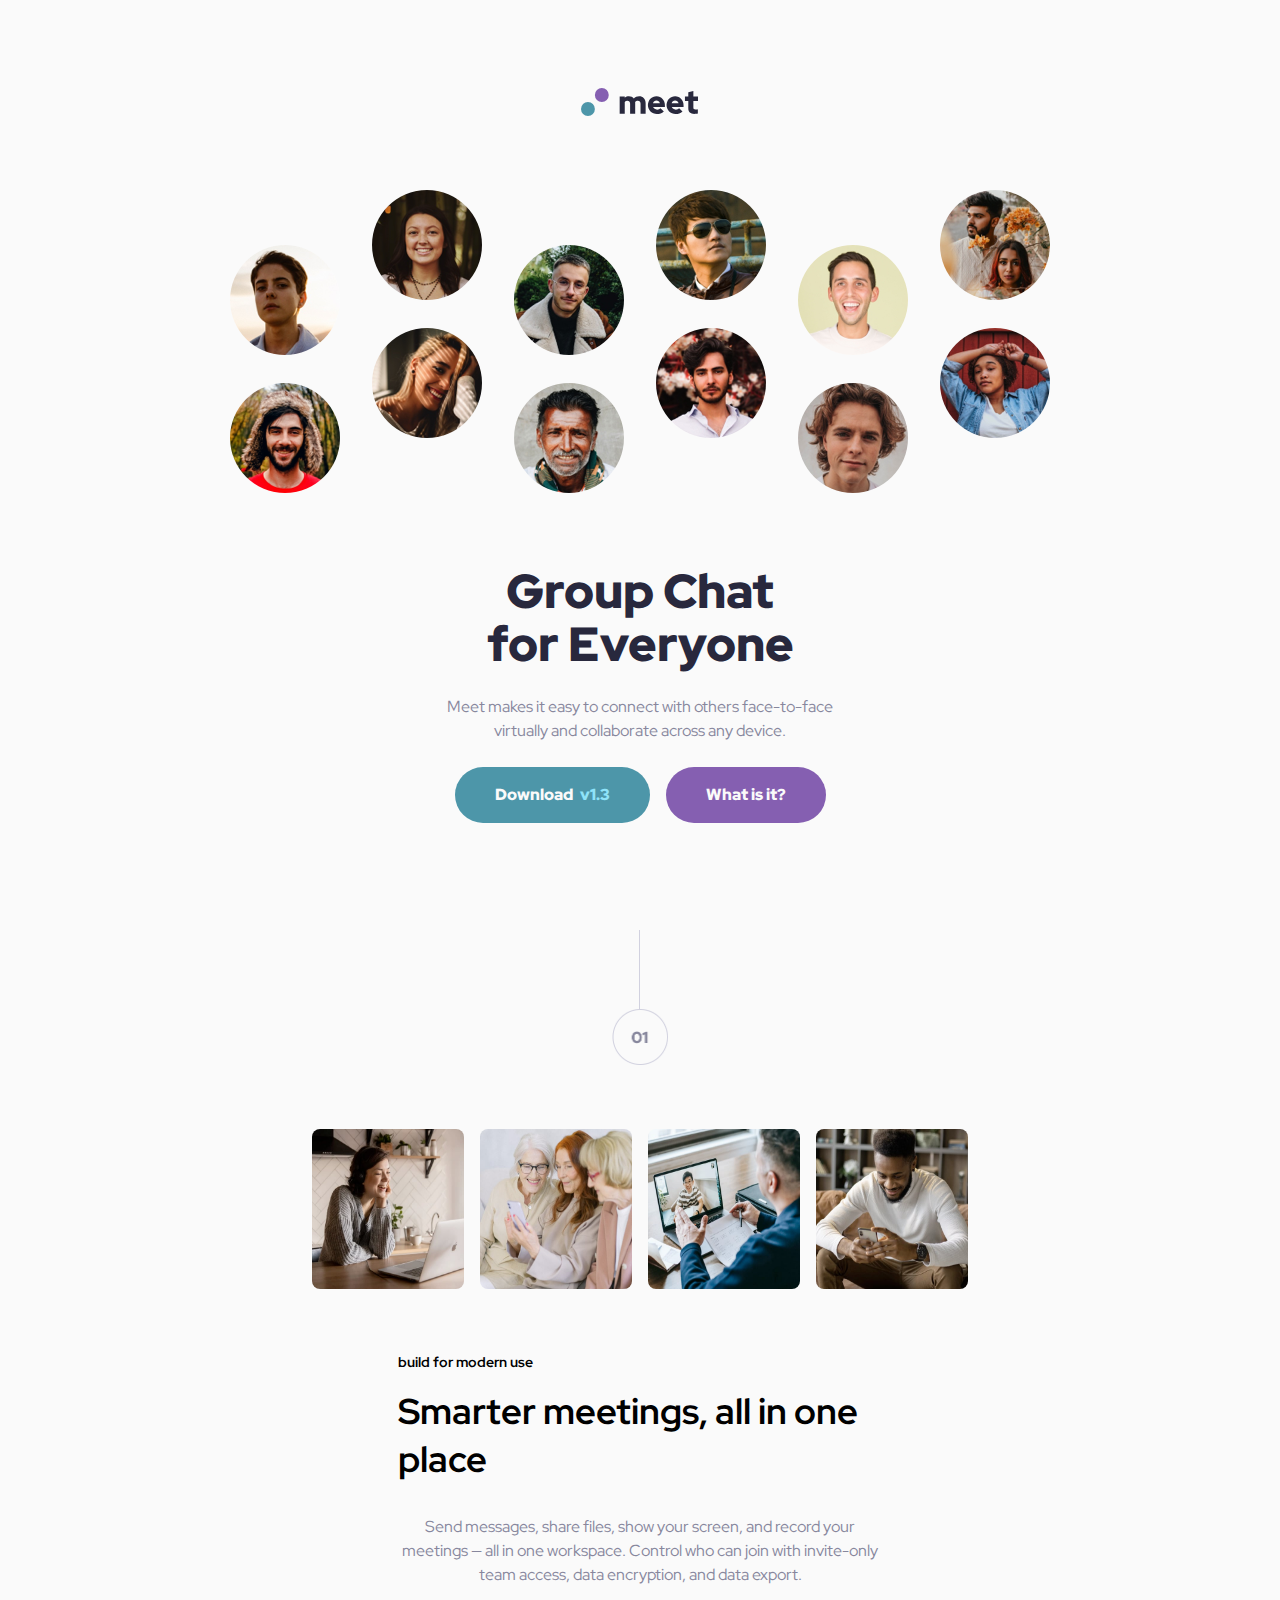
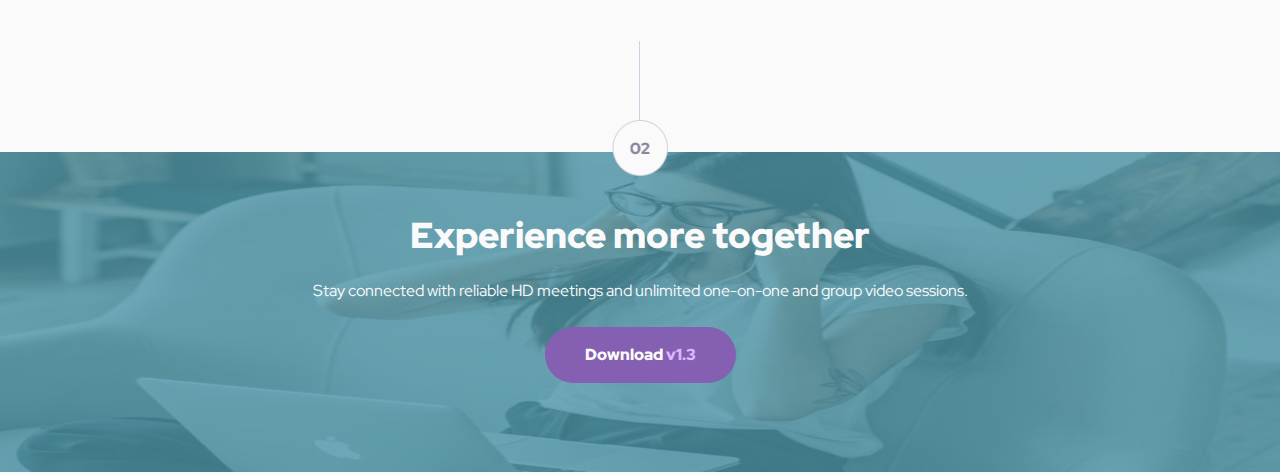
<file: index.html>
<!DOCTYPE html>
<html lang="en">
  <head>
    <meta charset="UTF-8" />
    <meta name="viewport" content="width=device-width, initial-scale=1.0" />

    <link
      rel="icon"
      type="image/png"
      sizes="32x32"
      href="./assets/favicon-32x32.png"
    />
    <!-- goggle fonts -->
    <link rel="preconnect" href="https://fonts.googleapis.com" />
    <link rel="preconnect" href="https://fonts.gstatic.com" crossorigin />
    <link
      href="https://fonts.googleapis.com/css2?family=Red+Hat+Display:ital,wght@0,300..900;1,300..900&display=swap"
      rel="stylesheet"
    />
    <link rel="stylesheet" href="./style.css" />

    <title>Frontend Mentor | Meet landing page</title>
  </head>
  <body>
    <main role="main" class="main">
      <nav class="nav">
        <img src="./assets/logo.svg" alt="meet logo" />
      </nav>

      <header class="hero">
        <img
          src="./assets/desktop/image-hero-left.png"
          alt=""
          class="hero__image-left"
        />
        <img
          src="./assets/desktop/image-hero-right.png"
          alt=""
          class="hero__image-right"
        />

        <div class="text-content">
          <h1>Group Chat <br />for Everyone</h1>
          <p>
            Meet makes it easy to connect with others face-to-face virtually and
            collaborate across any device.
          </p>
          <div class="text-content__buttons-container">
            <a class="button-blue">Download <span> v1.3</span></a>
            <a class="button-purple">What is it?</a>
          </div>
        </div>
      </header>

      <div class="main-content">
        <div class="number-container number-container__1">
          <img src="../assets/mobile/Frame 14.png" alt="number" />
        </div>

        <figure class="image-container">
          <img
            src="../assets/desktop/image-woman-in-videocall.jpg"
            alt="woman in video call"
          />
          <img
            src="../assets/desktop/image-women-videochatting.jpg"
            alt="women in video chatting"
          />
          <img
            src="../assets/desktop/image-men-in-meeting.jpg"
            alt="men in meeting"
          />
          <img
            src="../assets/desktop/image-man-texting.jpg"
            alt="man texting"
          />
        </figure>
        <div class="main-content__text-content">
          <div class="title-container">
            <h3>build for modern use</h3>
            <h2>Smarter meetings, all in one place</h2>
          </div>
          <p>
            Send messages, share files, show your screen, and record your
            meetings — all in one workspace. Control who can join with
            invite-only team access, data encryption, and data export.
          </p>
        </div>
      </div>

      <footer class="footer">
        <div class="number-container number-container__2">
          <img src="../assets/mobile/Frame 14(1).png" alt="number2" />
        </div>
        <article class="footer-hero">
          <picture class="backgroung-image">
            <source
              srcset="../assets/desktop/image-footer.jpg"
              media="(min-width: 1440px)"
            />
            <source
              srcset="../assets/tablet/image-footer.jpg"
              media="(min-width: 674px)"
            />
            <source
              srcset="../assets/mobile/image-footer.jpg"
              media="(min-width: 375x)"
            />
            <img src="../assets/mobile/image-footer.jpg" alt="footer image" />
          </picture>
          <div class="footer-content">
            <h2>Experience more together</h2>
            <p>
              Stay connected with reliable HD meetings and unlimited one-on-one
              and group video sessions.
            </p>
            <a class="button-purple">Download <span> v1.3</span></a>
          </div>
        </article>
      </footer>
    </main>
  </body>
</html>
</file>
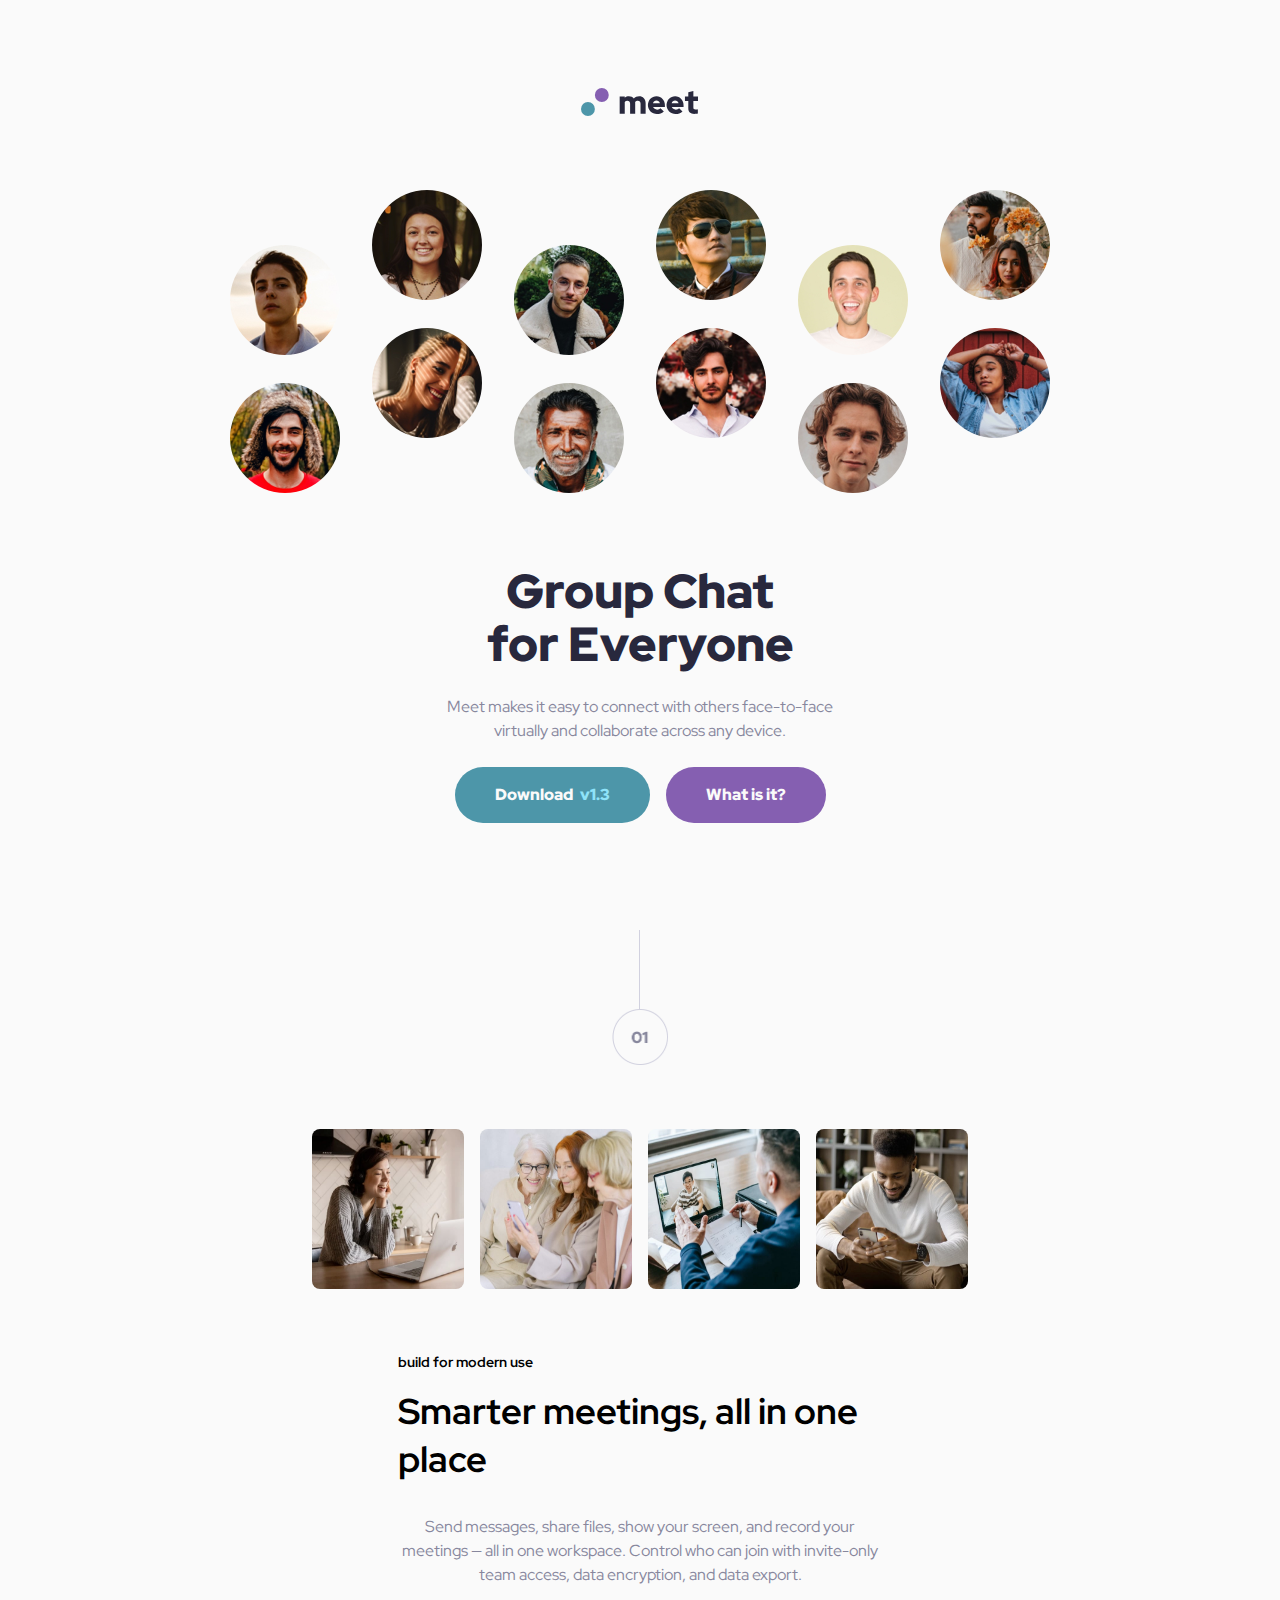
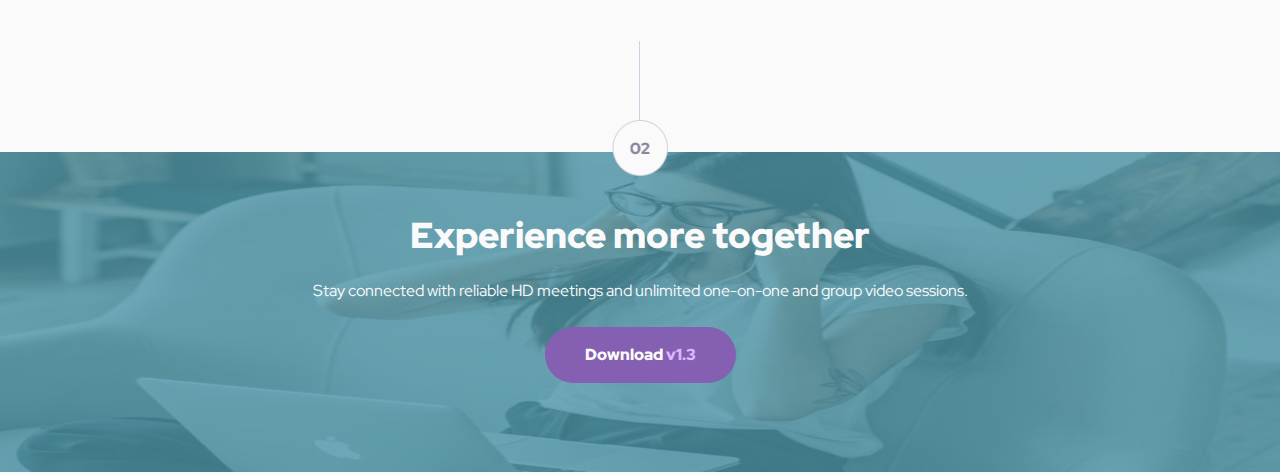
<file: starter-code/index.html>
<!DOCTYPE html>
<html lang="en">
  <head>
    <meta charset="UTF-8" />
    <meta name="viewport" content="width=device-width, initial-scale=1.0" />

    <link
      rel="icon"
      type="image/png"
      sizes="32x32"
      href="./assets/favicon-32x32.png"
    />
    <!-- goggle fonts -->
    <link rel="preconnect" href="https://fonts.googleapis.com" />
    <link rel="preconnect" href="https://fonts.gstatic.com" crossorigin />
    <link
      href="https://fonts.googleapis.com/css2?family=Red+Hat+Display:ital,wght@0,300..900;1,300..900&display=swap"
      rel="stylesheet"
    />
    <link rel="stylesheet" href="../style.css" />

    <title>Frontend Mentor | Meet landing page</title>
  </head>
  <body>
    <main role="main" class="main">
      <nav class="nav">
        <img src="./assets/logo.svg" alt="meet logo" />
      </nav>

      <header class="hero">
        <img
          src="./assets/desktop/image-hero-left.png"
          alt=""
          class="hero__image-left"
        />
        <img
          src="./assets/desktop/image-hero-right.png"
          alt=""
          class="hero__image-right"
        />

        <div class="text-content">
          <h1>Group Chat <br />for Everyone</h1>
          <p>
            Meet makes it easy to connect with others face-to-face virtually and
            collaborate across any device.
          </p>
          <div class="text-content__buttons-container">
            <a class="button-blue">Download <span> v1.3</span></a>
            <a class="button-purple">What is it?</a>
          </div>
        </div>
      </header>

      <div class="main-content">
        <div class="number-container number-container__1">
          <img src="./assets/mobile/Frame 14.png" alt="number" />
        </div>

        <figure class="image-container">
          <img
            src="./assets/desktop/image-woman-in-videocall.jpg"
            alt="woman in video call"
          />
          <img
            src="./assets/desktop/image-women-videochatting.jpg"
            alt="women in video chatting"
          />
          <img
            src="./assets/desktop/image-men-in-meeting.jpg"
            alt="men in meeting"
          />
          <img src="./assets/desktop/image-man-texting.jpg" alt="man texting" />
        </figure>
        <div class="main-content__text-content">
          <div class="title-container">
            <h3>build for modern use</h3>
            <h2>Smarter meetings, all in one place</h2>
          </div>
          <p>
            Send messages, share files, show your screen, and record your
            meetings — all in one workspace. Control who can join with
            invite-only team access, data encryption, and data export.
          </p>
        </div>
      </div>

      <footer class="footer">
        <div class="number-container number-container__2">
          <img src="./assets/mobile/Frame 14(1).png" alt="number2" />
        </div>
        <article class="footer-hero">
          <picture class="backgroung-image">
            <source
              srcset="./assets/desktop/image-footer.jpg"
              media="(min-width: 1440px)"
            />
            <source
              srcset="./assets/tablet/image-footer.jpg"
              media="(min-width: 674px)"
            />
            <source
              srcset="./assets/mobile/image-footer.jpg"
              media="(min-width: 375x)"
            />
            <img src="./assets/mobile/image-footer.jpg" alt="footer image" />
          </picture>
          <div class="footer-content">
            <h2>Experience more together</h2>
            <p>
              Stay connected with reliable HD meetings and unlimited one-on-one
              and group video sessions.
            </p>
            <a class="button-purple">Download <span> v1.3</span></a>
          </div>
        </article>
      </footer>
    </main>
  </body>
</html>
</file>
<file: style.css>
/* ----------------------------------*/
/* BASIC SETUP */
/* ----------------------------------*/

*,
::after,
::before {
  margin: 0;
  padding: 0;
  box-sizing: border-box;
}

:root {
  font-size: 62.5%;

  /* COLORS */
  --color-cyan-600: #4d96a9;
  --color-cyan-300: #8fe3f9;
  --color-cyan-hover: #71c0d4;
  --color-purple-600: #855fb1;
  --color-purple-300: #d9b8ff;
  --color-purple-hover: #b18bdd;
  --color-slate-900: #28283d;
  --color-slate-600: #87879d;
  --color-slate-300: #d1d1df;
  --color-white: #fafafa;
}

body {
  font-family: "Red Hat Display", sans-serif;
  font-optical-sizing: auto;
  font-style: normal;
  background-color: var(--color-white);
  min-height: 100vh;
  width: 100vw;
  display: flex;
  flex-direction: column;
  justify-content: flex-start;
  align-items: center;
}

.main {
  display: flex;
  flex-direction: column;
  width: 37.5rem;
  align-items: center;
  padding-top: 4rem;
}

.nav {
  display: flex;
  flex-direction: column;
  align-items: center;
  padding: 4.8rem 8rem 0rem 8rem;
  img {
    width: 11.8rem;
    height: 2.8rem;
    display: block;
  }
}

.hero {
  display: grid;
  padding-top: 6.4rem;
  grid-template-columns: 20.805rem 20.805rem;
  column-gap: 1.7rem;
  row-gap: 4.8rem;
  grid-template-rows: 16rem auto;
  align-items: center;
  img {
    display: block;
    width: 100%;
    height: 100%;
  }
}

.hero__image-left {
  grid-column: 1 / 2;
  grid-row: 1 / 2;
}
.hero__image-right {
  grid-column: 2 / 3;
  grid-row: 1 / 2;
}

.text-content {
  grid-column: 1 / 3;
  grid-row: 2 / 3;
  display: flex;
  flex-direction: column;
  align-items: center;
  gap: 2.4rem;
  padding: 0 6.5rem 3.2rem 6.5rem;
  text-align: center;

  h1 {
    font-size: 4rem;
    line-height: 110%;
    letter-spacing: 0px;
    font-weight: 900;
    color: var(--color-slate-900);
  }
  p {
    font-size: 1.6rem;
    line-height: 160%;
    color: var(--color-slate-600);
  }
}
.text-content__buttons-container {
  display: flex;
  flex-direction: column;
  gap: 1.6rem;
}
.button-blue {
  cursor: pointer;
  padding: 1.6rem 4rem;
  border-radius: 2.9rem;
  background-color: var(--color-cyan-600);
  border: none;
  color: var(--color-white);
  font-size: 1.6rem;
  line-height: 150%;
  font-weight: 900;
  align-self: center;
  span {
    color: var(--color-cyan-300);
    margin-left: 4px;
  }
}

.button-blue:hover {
  background-color: var(--color-cyan-hover);
  transition: all 1s linear;
}

.button-purple {
  cursor: pointer;
  padding: 1.6rem 4rem;
  background-color: var(--color-purple-600);
  border-radius: 2.9rem;
  color: var(--color-white);
  border: none;
  font-size: 1.6rem;
  line-height: 150%;
  font-weight: 900;
  align-self: center;
  span {
    color: var(--color-purple-300);
  }
}

.button-purple:hover {
  background-color: var(--color-purple-hover);
  transition: all 1s linear;
}

.main-content {
  display: flex;
  flex-direction: column;
  padding: 11.2rem 3.2rem 6.4rem 3.2rem;
  row-gap: 6.4rem;
  align-items: center;
}
.number-container {
  width: 5.6rem;
  height: 5.6rem;
  display: flex;
  position: relative;

  img {
    display: block;
    width: 100%;
    height: 100%;
  }
}

.number-container::after {
  content: "";
  position: absolute;
  width: 1px;
  height: 8rem;
  background-color: var(--color-slate-300);
}

.number-container__1::after,
.number-container__2::after {
  right: 50%;
  top: -140%;
}

.image-container {
  display: flex;
  flex-wrap: wrap;
  gap: 1.6rem;
  img {
    width: 14.75rem;
    height: 14.4rem;
    border-radius: 8px;
  }
}

.main-content__text-content {
  display: flex;
  flex-direction: column;
  gap: 3.2rem;
  p {
    color: var(--color-slate-600);
    font-size: 1.6rem;
    line-height: 150%;
    text-align: center;
  }
}

.title-container {
  display: flex;
  flex-direction: column;
  gap: 1.6rem;
  .title-1 {
    text-transform: uppercase;
    color: var(--color-cyan-600);
    font-size: 1.2rem;
    line-height: 110%;
    letter-spacing: 4px;
    text-align: center;
    font-weight: 900;
  }
  .title-2 {
    color: var(--color-slate-900);
    font-size: 3.2rem;
    line-height: 110%;
    text-align: center;
    font-weight: 900;
  }
}

.footer {
  display: flex;
  flex-direction: column;
  position: relative;
  padding-top: 4.5rem;
  align-items: center;
}

.number-container__2 {
  transform: translateY(2.4rem);
  z-index: 1;
}

.footer-hero {
  position: relative;
  width: 100vw;
  height: 37.4rem;
  object-fit: cover;
  background-position: center;
  background-size: cover;
  img {
    width: 100%;
    height: 100%;
  }
}
.footer-content {
  position: absolute;
  top: 50%;
  left: 50%;
  transform: translate(-50%, -50%);
  display: flex;
  flex-direction: column;
  text-align: center;
  row-gap: 2.4rem;
  width: 100%;
  height: 100%;
  padding: 6.4rem 3.7rem;
  background-color: rgba(77, 150, 169, 0.8);
  h2 {
    font-size: 3.2rem;
    color: var(--color-white);
    line-height: 110%;
    font-weight: 900;
  }
  p {
    font-size: 16px;
    line-height: 150%;
    color: var(--color-white);
  }
}

@media (min-width: 647px) {
  .hero {
    display: grid;
    padding: 7.4rem 3.2rem;
    grid-template-columns: 39.4rem 39.4rem;
    column-gap: 3.2rem;
    row-gap: 7.2rem;
    grid-template-rows: 30.3rem auto;
    align-items: center;
  }

  .hero__image-left {
    grid-column: 1 / 2;
    grid-row: 1 / 2;
  }
  .hero__image-right {
    grid-column: 2 / 3;
    grid-row: 1 / 2;
  }
  .text-content {
    gap: 2.4rem;
    padding: 0 19rem;
    h1 {
      font-size: 4.8rem;
    }
    p {
      line-height: 150%;
    }
  }
  .text-content__buttons-container {
    display: flex;
    flex-direction: row;
    gap: 1.6rem;
  }

  /* MAIN CONTENT */
  .image-container {
    flex-wrap: nowrap;
    img {
      width: 15.2rem;
      height: 16rem;
    }
  }

  .main-content__text-content {
    gap: 3.2rem;
    padding: 0 8.6rem;
  }

  .title-container {
    display: flex;
    flex-direction: column;
    gap: 1.6rem;
    h3 {
      font-size: 1.4rem;
    }
    h2 {
      font-size: 3.6rem;
    }
  }

  /* FOOTER */

  .footer-hero {
    height: 32rem;
  }
  .footer-content {
    padding: 6.4rem 7rem;

    h2 {
      font-size: 3.6rem;
    }
  }
}

@media (min-width: 1440px) {
  .hero {
    min-width: 144rem;
    grid-template-columns: repeat(3, 1fr);
    grid-template-columns: 1fr 43rem 1fr;

    grid-template-rows: 48.8rem;
    column-gap: 3.2rem;
    padding: 6.4rem 8rem;
  }
  .hero__image-left {
    grid-column: 1 / 2;
    grid-row: 1 / 2;
    object-fit: contain;
    transform: translate(-10rem, -1rem);
  }
  .hero__image-right {
    grid-column: 3 / 4;
    grid-row: 1 / 2;
    object-fit: contain;
    transform: translate(10rem, 1rem);
  }
  .text-content {
    grid-column: 2 / 3;
    grid-row: 1 / 2;
    padding: 0;
    gap: 3.2rem;
    h1 {
      font-size: 6.4rem;
    }
    p {
      font-size: 1.8rem;
    }
  }

  .image-container {
    gap: 3.2rem;
    img {
      width: 25.6rem;
      height: 25.6rem;
    }
  }
  .main-content__text-content {
    padding: 0 30rem;
    p {
      font-size: 1.8rem;
    }
  }

  .title-container {
    display: flex;
    flex-direction: column;
    padding: 0 5rem;
    gap: 1.6rem;
    h3 {
      font-size: 1.6rem;
    }
    h2 {
      font-size: 4rem;
    }
  }

  .footer-hero {
    height: 31.2rem;
  }

  .footer-content {
    display: grid;
    grid-template-columns: repeat(3, 1fr);
    column-gap: 10rem;
    justify-content: space-evenly;
    padding: 11.2rem 16rem;

    h2 {
      font-size: 4rem;
      text-align: start;
    }
    p {
      text-align: start;
    }
  }
  .button-purple {
    justify-self: flex-end;
    align-self: self-start;
  }
}
</file>
